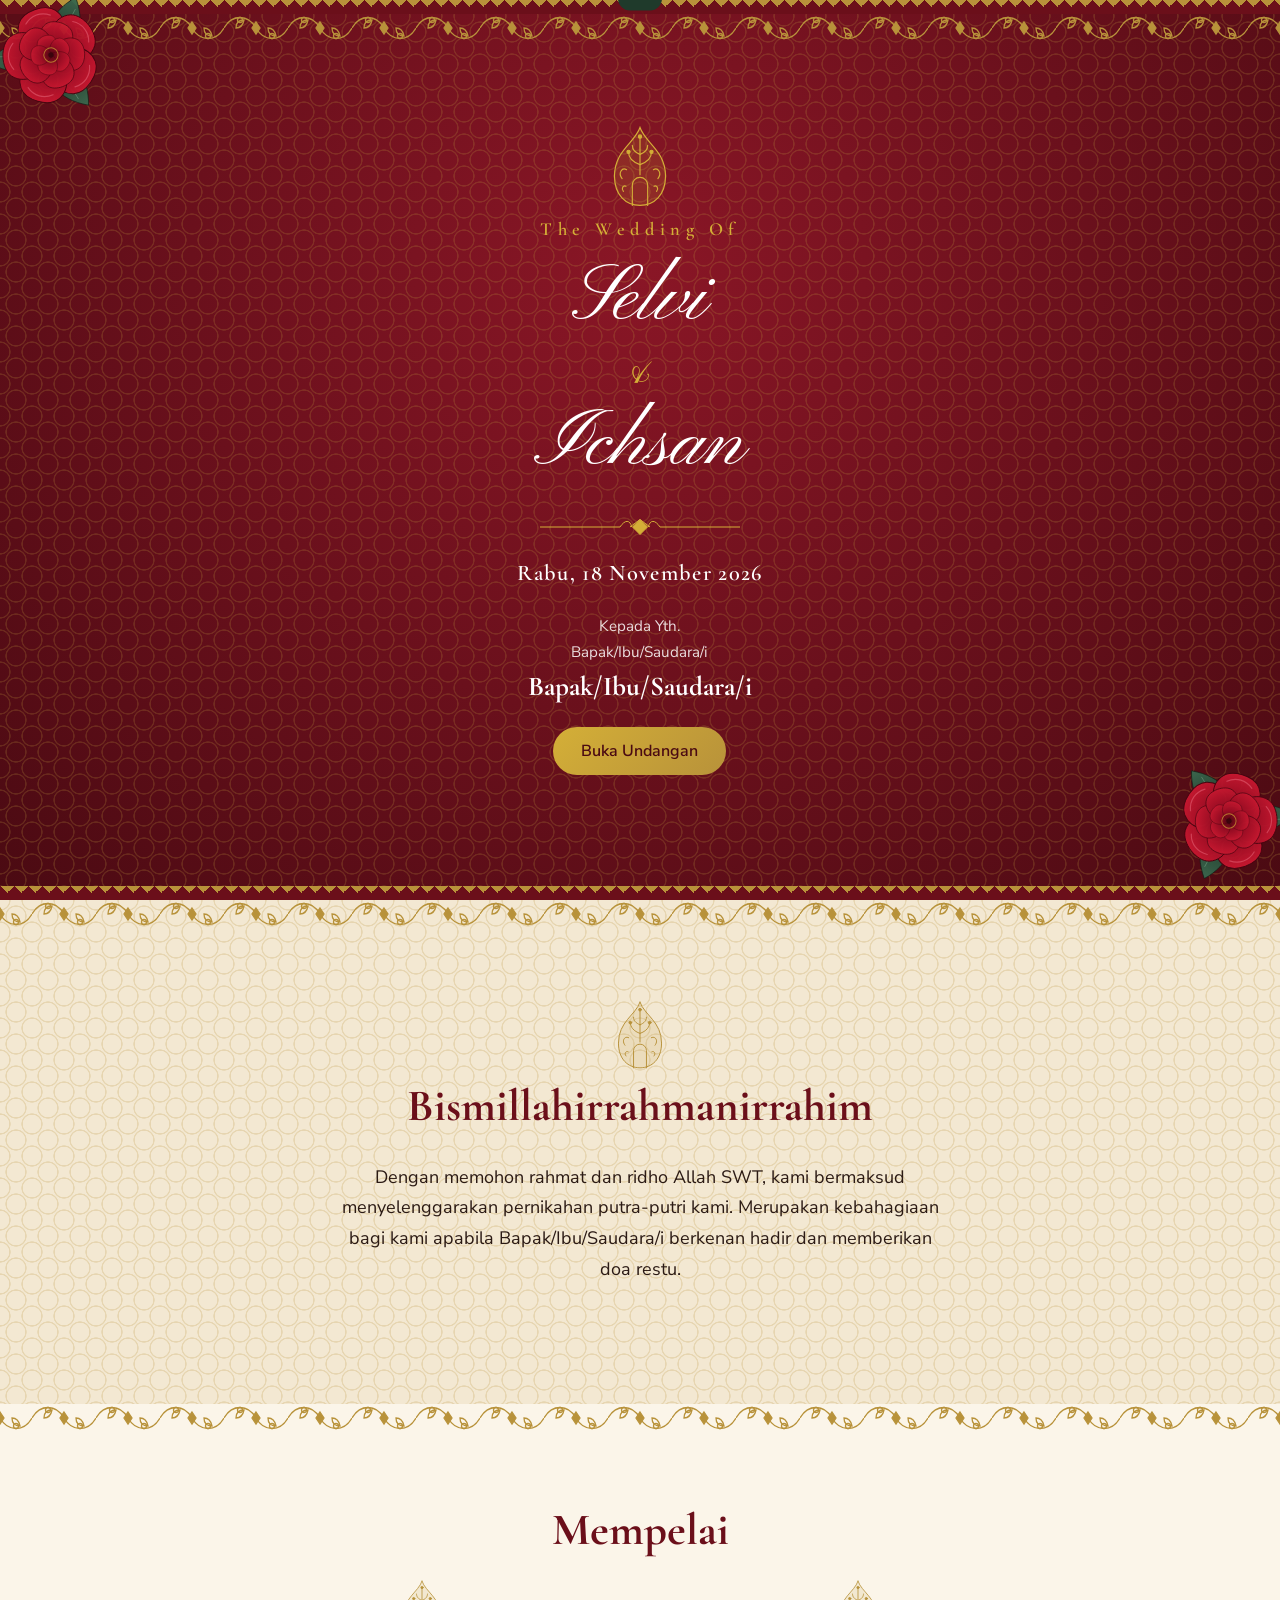
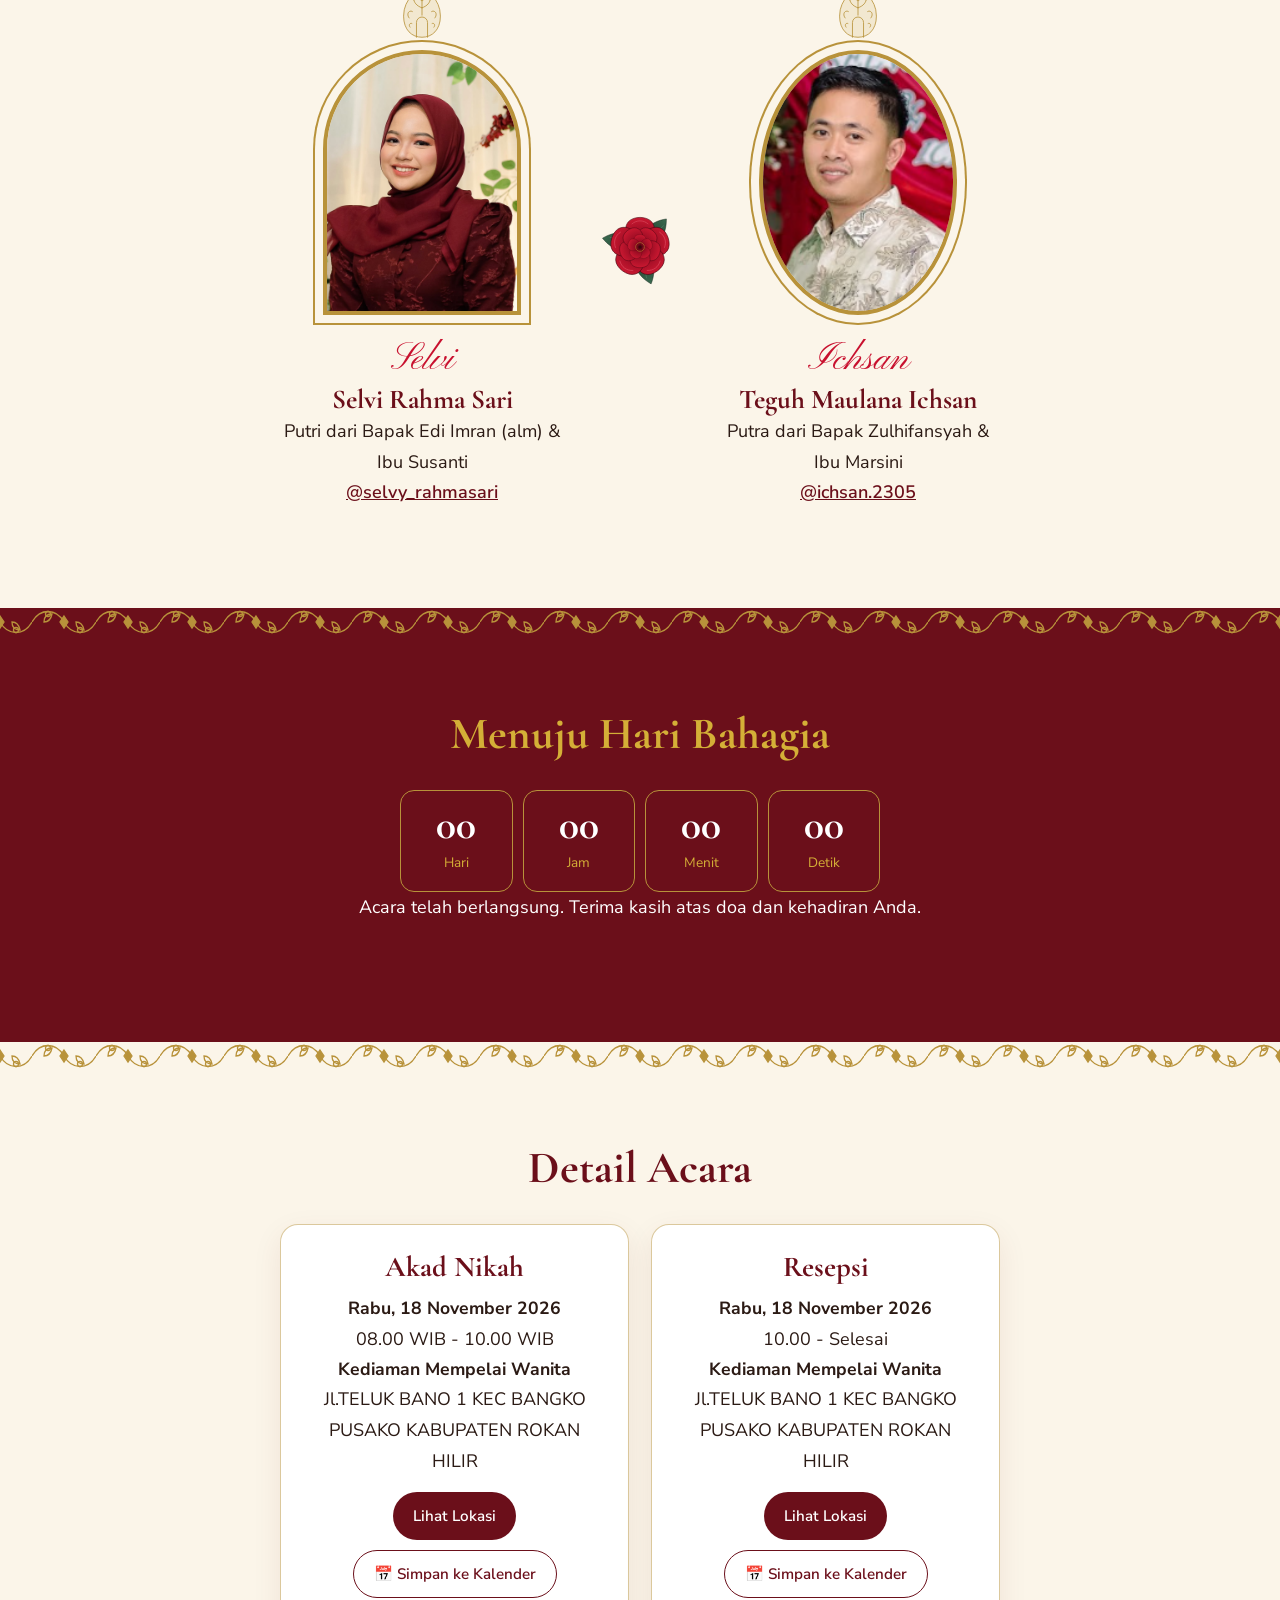
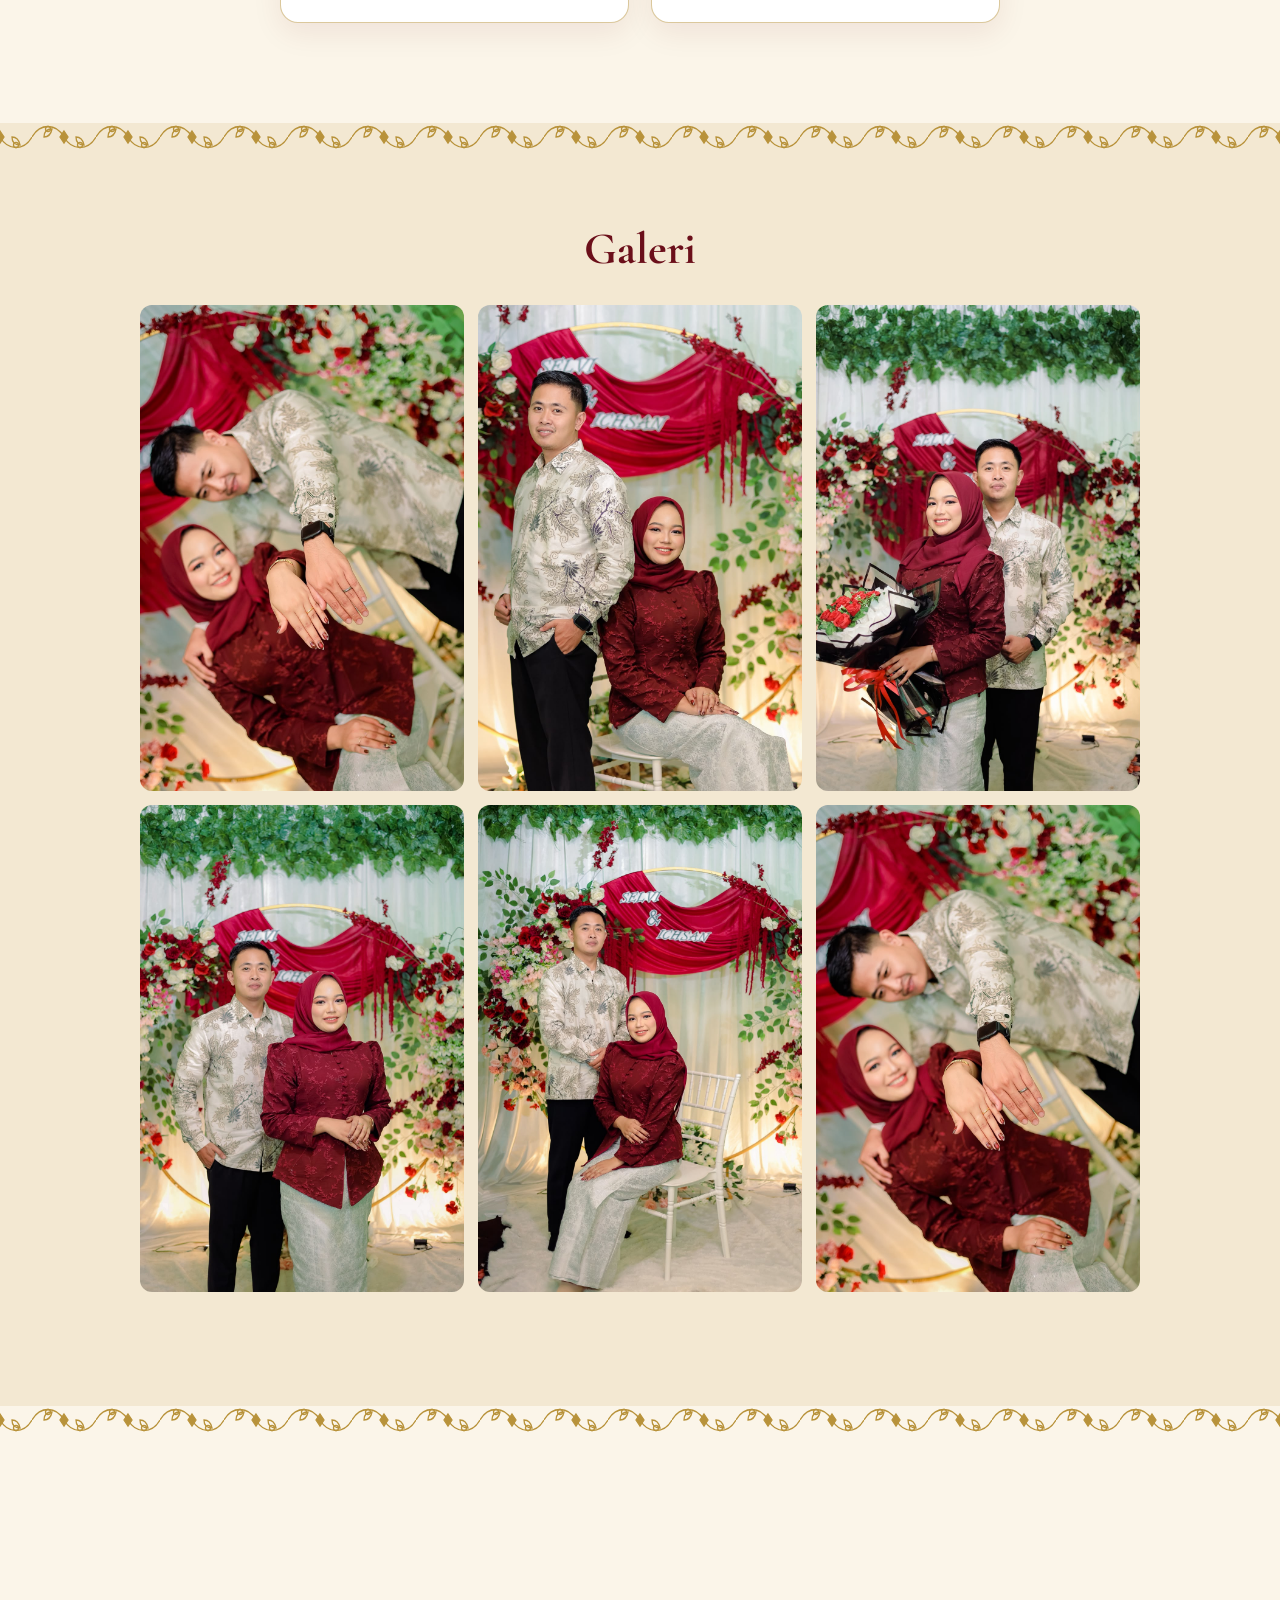
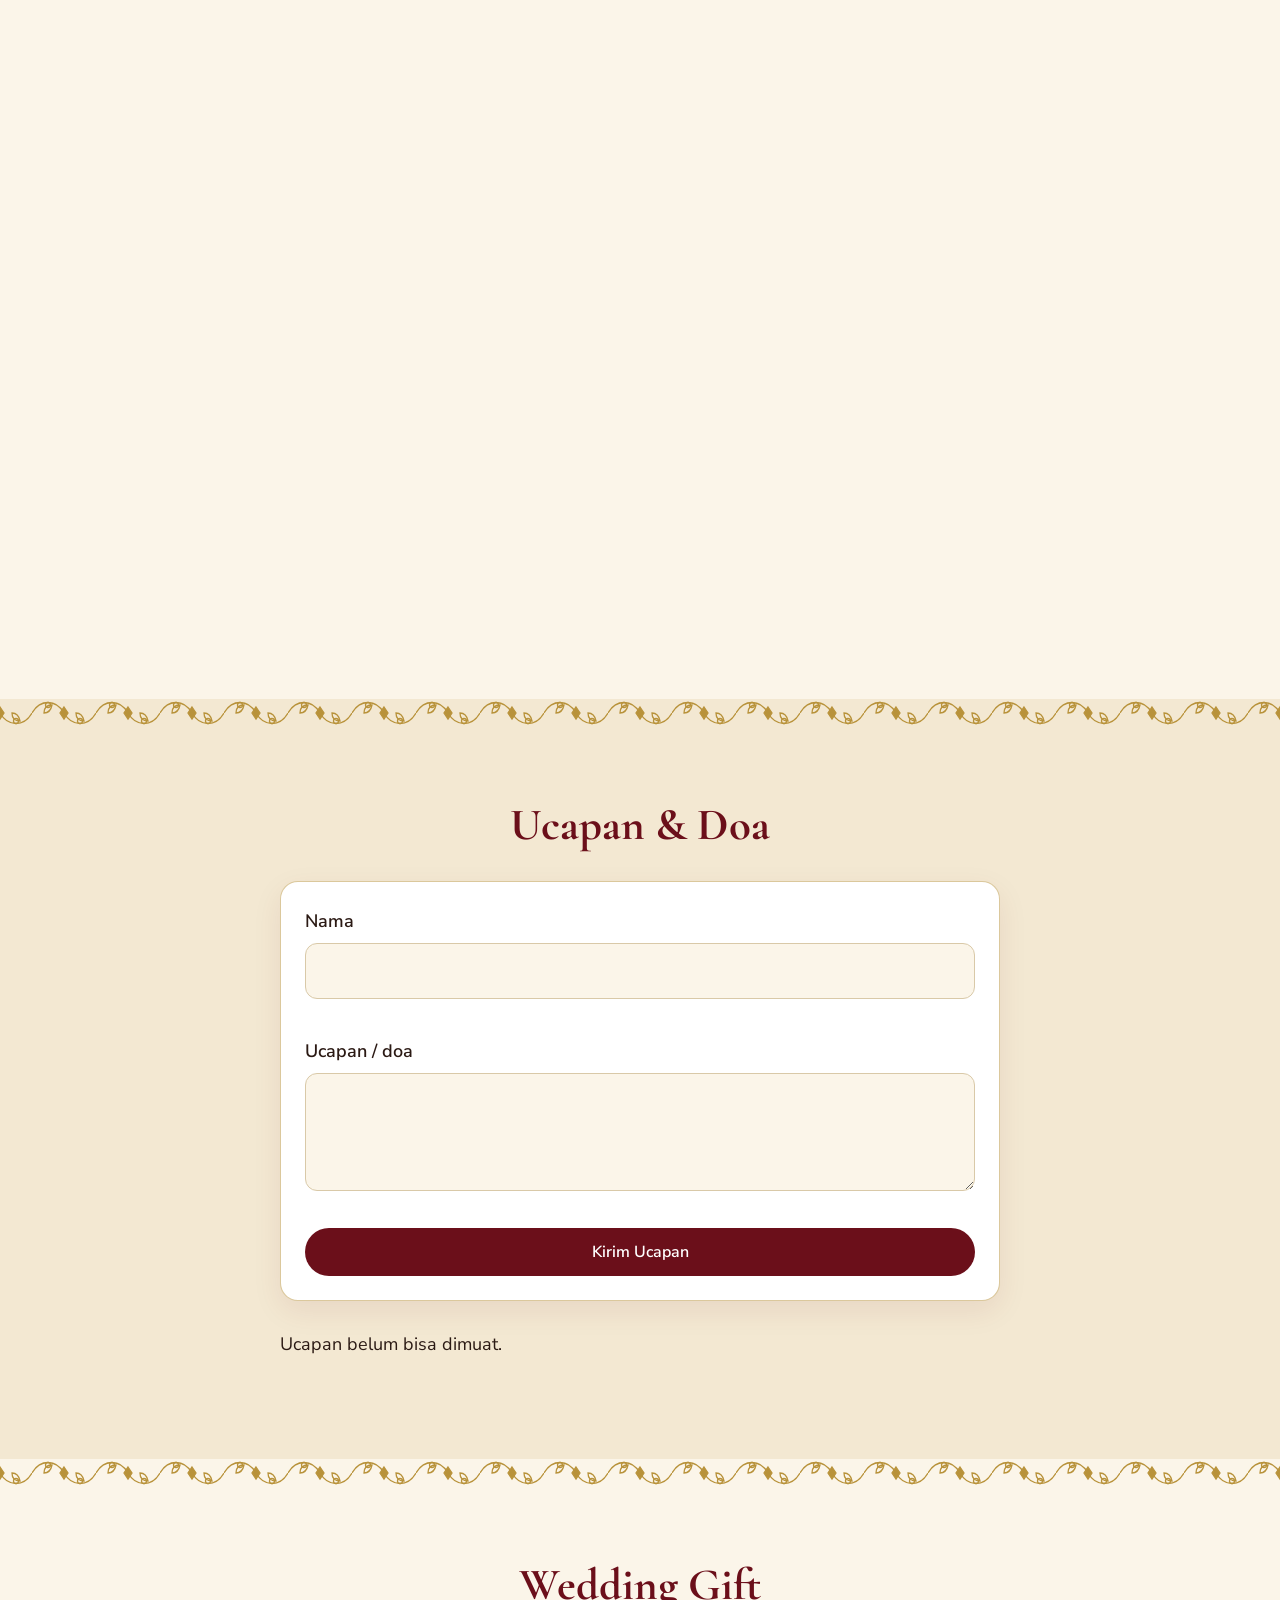
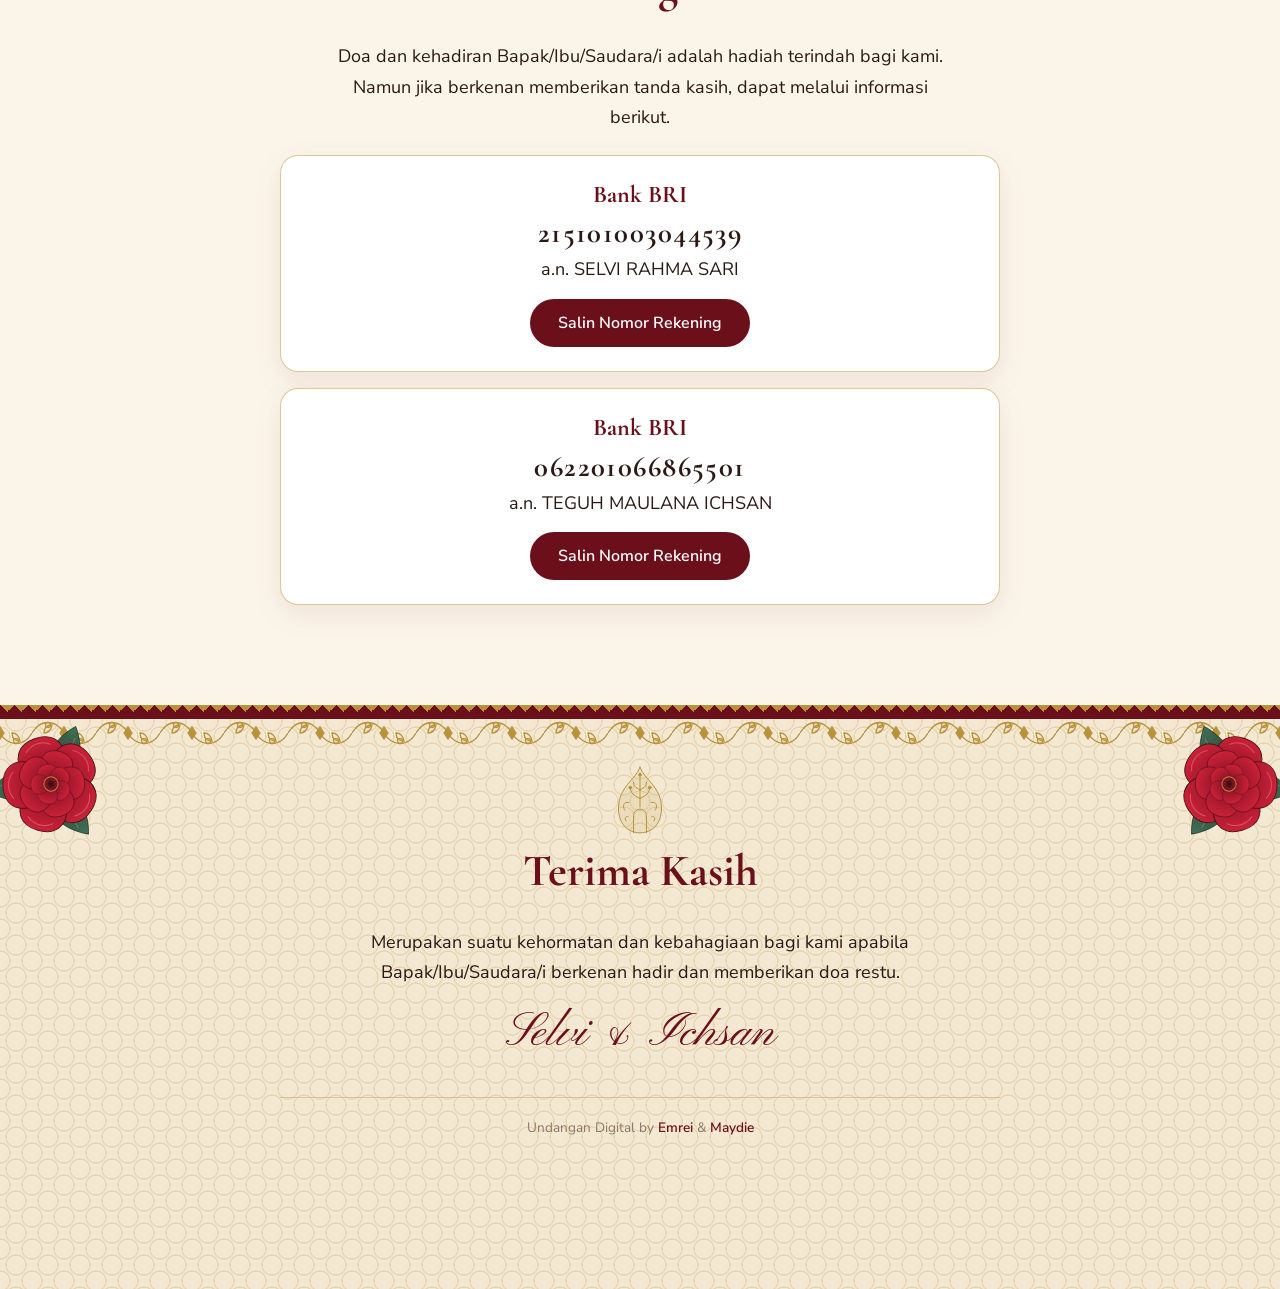
<file: index.html>
<!DOCTYPE html>
<html lang="id">
<head>
<meta charset="utf-8">
<meta name="viewport" content="width=device-width, initial-scale=1, viewport-fit=cover">
<title>The Wedding Of Selvi &amp; Ichsan</title>
<meta name="theme-color" content="#6b0f1a">
<link rel="preconnect" href="https://fonts.googleapis.com">
<link rel="preconnect" href="https://fonts.gstatic.com" crossorigin>
<link href="https://fonts.googleapis.com/css2?family=Cormorant+Garamond:wght@500;600;700&family=Nunito+Sans:wght@400;600&family=Pinyon+Script&display=swap" rel="stylesheet">
<link rel="stylesheet" href="style.css">
</head>
<body class="locked">

<!-- SVG SPRITE: bunga merah & pemisah ornamen (Banjar x Jawa) -->
<svg width="0" height="0" style="position:absolute" aria-hidden="true">
  <defs>
    <radialGradient id="gR" gradientUnits="userSpaceOnUse" cx="50" cy="50" r="40"><stop offset="0" stop-color="#4a0510"/><stop offset=".45" stop-color="#9c0d24"/><stop offset="1" stop-color="#d11a33"/></radialGradient>
    <linearGradient id="gL" x1="0" y1="0" x2="1" y2="0"><stop offset="0" stop-color="#3a6b50"/><stop offset="1" stop-color="#14291e"/></linearGradient>
    <path id="pt" d="M50 52C36 46 27 30 35 19C41 11 59 11 65 19C73 30 64 46 50 52Z"/>
    <path id="lf" d="M50 50C38 34 18 36 2 54C20 66 40 64 50 50Z"/>
    <g id="rg"><use href="#pt"/><use href="#pt" transform="rotate(72 50 50)"/><use href="#pt" transform="rotate(144 50 50)"/><use href="#pt" transform="rotate(216 50 50)"/><use href="#pt" transform="rotate(288 50 50)"/></g>
  </defs>
  <!-- Mawar merah: kelopak berlapis, gradasi, daun bertulang -->
  <symbol id="fl" viewBox="0 0 100 100">
    <g fill="url(#gL)" stroke="#0e2017" stroke-width=".5">
      <use href="#lf" transform="rotate(18 50 50)"/><use href="#lf" transform="rotate(138 50 50)"/><use href="#lf" transform="rotate(258 50 50)"/>
    </g>
    <g stroke="#7fb092" stroke-width=".6" opacity=".55" fill="none">
      <path d="M46 50H10" transform="rotate(18 50 50)"/><path d="M46 50H10" transform="rotate(138 50 50)"/><path d="M46 50H10" transform="rotate(258 50 50)"/>
    </g>
    <g fill="url(#gR)" stroke="#45040f" stroke-width=".7" stroke-linejoin="round">
      <use href="#rg"/>
      <use href="#rg" transform="translate(50 50) scale(.7) rotate(36) translate(-50 -50)"/>
      <use href="#rg" transform="translate(50 50) scale(.42) translate(-50 -50)"/>
    </g>
    <g fill="none" stroke="#ff8a9b" stroke-width=".9" stroke-linecap="round" opacity=".4">
      <path d="M40 21C46 16 54 16 60 21"/><path d="M40 21C46 16 54 16 60 21" transform="rotate(72 50 50)"/><path d="M40 21C46 16 54 16 60 21" transform="rotate(144 50 50)"/>
      <path d="M40 21C46 16 54 16 60 21" transform="rotate(216 50 50)"/><path d="M40 21C46 16 54 16 60 21" transform="rotate(288 50 50)"/>
    </g>
    <circle cx="50" cy="50" r="5.5" fill="none" stroke="#d4af37" stroke-width=".7" opacity=".7"/><circle cx="50" cy="50" r="2" fill="#3a040c"/>
  </symbol>
  <symbol id="dv" viewBox="0 0 240 24">
    <g fill="none" stroke="currentColor" stroke-width="1.2">
      <path d="M0 12h96M144 12h96"/><path d="M96 12c6-9 12-9 14 0M130 12c2-9 8-9 14 0"/>
      <path d="M120 3l9 9-9 9-9-9z" fill="currentColor"/><path d="M108 12l12-9 12 9"/>
    </g>
  </symbol>
  <!-- Gunungan Jawa (kayon): pohon hayat, gerbang, nyala api -->
  <symbol id="gn" viewBox="0 0 100 130">
    <g fill="none" stroke="currentColor" stroke-width="1.8" stroke-linecap="round">
      <path d="M50 4C58 28 90 40 90 80c0 30-18 46-40 46S10 110 10 80C10 40 42 28 50 4z" fill="currentColor" fill-opacity=".14"/>
      <path d="M38 126V94a12 12 0 0 1 24 0v32M50 18v60"/>
      <path d="M50 62c-12-4-18-12-18-20M50 62c12-4 18-12 18-20M50 46c-8-3-12-8-12-14M50 46c8-3 12-8 12-14"/>
      <path d="M22 84c-7-9 0-18 7-14M78 84c7-9 0-18-7-14M24 104c-4-5 0-10 4-8M76 104c4-5 0-10-4-8"/>
      <circle cx="32" cy="42" r="2.5" fill="currentColor"/><circle cx="68" cy="42" r="2.5" fill="currentColor"/><circle cx="50" cy="18" r="2.5" fill="currentColor"/>
    </g>
  </symbol>
</svg>

<!-- LOADING SCREEN -->
<div id="loader" class="loader" role="status" aria-label="Memuat">
  <svg class="fl pulse"><use href="#fl"/></svg>
  <p class="script"><span data-c="bride.initial"></span> &amp; <span data-c="groom.initial"></span></p>
  <div class="band"></div>
</div>

<!-- COVER -->
<section id="cover" class="cover" aria-label="Sampul undangan">
  <div class="band"></div>
  <svg class="cf tl"><use href="#fl"/></svg><svg class="cf br"><use href="#fl"/></svg>
  <div class="cover-in">
    <svg class="gn"><use href="#gn"/></svg>
    <p class="kicker">The Wedding Of</p>
    <h1 class="script"><span data-c="bride.nick"></span><em>&amp;</em><span data-c="groom.nick"></span></h1>
    <svg class="dv"><use href="#dv"/></svg>
    <p class="date" data-c="dateText"></p>
    <p class="to">Kepada Yth.<br>Bapak/Ibu/Saudara/i</p>
    <p id="guest" class="guest">Bapak/Ibu/Saudara/i</p>
    <button id="openBtn" class="btn gold">Buka Undangan</button>
  </div>
  <div class="band bottom"></div>
</section>

<main id="main">
<!-- HERO / HOME -->
<section id="home" class="hero">
  <img data-img="hero" alt="Foto prewedding mempelai" fetchpriority="high">
  <div class="hero-in rv">
    <svg class="cf tl"><use href="#fl"/></svg><svg class="cf tr"><use href="#fl"/></svg>
    <svg class="gn"><use href="#gn"/></svg>
    <p class="kicker">The Wedding Of</p>
    <h2 class="script"><span data-c="bride.nick"></span><em>&amp;</em><span data-c="groom.nick"></span></h2>
    <svg class="dv"><use href="#dv"/></svg>
    <p class="date" data-c="dateText"></p>
  </div>
</section>

<!-- KATA PEMBUKA -->
<section class="sec cream" id="opening">
  <div class="wrap rv">
    <svg class="gn"><use href="#gn"/></svg>
    <h2 class="title">Bismillahirrahmanirrahim</h2>
    <p class="lead" data-c="opening"></p>
  </div>
</section>

<!-- MEMPELAI -->
<section class="sec" id="mempelai">
  <div class="wrap">
    <h2 class="title rv">Mempelai</h2>
    <div class="couple">
      <article class="person rv banjar" id="bride"></article>
      <svg class="amp"><use href="#fl"/></svg>
      <article class="person rv jawa" id="groom"></article>
    </div>
  </div>
</section>

<!-- COUNTDOWN -->
<section class="sec dark" id="countdown">
  <div class="wrap rv">
    <h2 class="title">Menuju Hari Bahagia</h2>
    <div class="cd" id="cd" aria-live="off">
      <div><b id="cd-d">00</b><span>Hari</span></div><div><b id="cd-h">00</b><span>Jam</span></div>
      <div><b id="cd-m">00</b><span>Menit</span></div><div><b id="cd-s">00</b><span>Detik</span></div>
    </div>
    <p id="cd-msg" class="lead" hidden></p>
  </div>
</section>

<!-- ACARA -->
<section class="sec" id="acara">
  <div class="wrap">
    <h2 class="title rv">Detail Acara</h2>
    <div class="events" id="events"></div>
  </div>
</section>

<!-- LOVE STORY
<section class="sec" id="story">
  <div class="wrap">
    <h2 class="title rv">Kisah Kami</h2>
    <ol class="tl-list" id="timeline"></ol>
  </div>
</section> -->

<!-- GALERI -->
<section class="sec cream" id="galeri">
  <div class="wrap wide">
    <h2 class="title rv">Galeri</h2>
    <div class="gallery" id="gallery"></div>
  </div>
</section>

<!-- RSVP -->
<section class="sec" id="rsvp">
  <div class="wrap">
    <h2 class="title rv">Konfirmasi Kehadiran</h2>
    <form id="rsvpForm" class="card form rv" novalidate>
      <label>Nama<input name="name" autocomplete="name" required><small class="err"></small></label>
      <fieldset><legend>Status kehadiran</legend>
        <label class="radio"><input type="radio" name="status" value="Hadir" required> Hadir</label>
        <label class="radio"><input type="radio" name="status" value="Tidak Hadir"> Tidak Hadir</label><small class="err"></small>
      </fieldset>
      <label>Jumlah tamu<input name="count" type="number" min="1" max="10" value="1" inputmode="numeric"><small class="err"></small></label>
      <label>Pesan tambahan (opsional)<textarea name="note" rows="3" maxlength="300"></textarea></label>
      <button class="btn" id="rsvpBtn" type="submit">Kirim Konfirmasi</button>
    </form>
  </div>
</section>

<!-- UCAPAN & DOA -->
<section class="sec cream" id="ucapan">
  <div class="wrap">
    <h2 class="title rv">Ucapan &amp; Doa</h2>
    <form id="wishForm" class="card form rv" novalidate>
      <label>Nama<input name="name" autocomplete="name" maxlength="50" required><small class="err"></small></label>
      <label>Ucapan / doa<textarea name="msg" rows="3" maxlength="300" required></textarea><small class="err"></small></label>
      <button class="btn" type="submit">Kirim Ucapan</button>
    </form>
    <div class="wishes" id="wishes"></div>
  </div>
</section>

<!-- WEDDING GIFT -->
<section class="sec" id="gift">
  <div class="wrap rv">
    <h2 class="title">Wedding Gift</h2>
    <p class="lead">Doa dan kehadiran Bapak/Ibu/Saudara/i adalah hadiah terindah bagi kami. Namun jika berkenan memberikan tanda kasih, dapat melalui informasi berikut.</p>
    <div id="giftBox" class="giftbox"></div>
  </div>
</section>

<!-- FOOTER -->
<footer class="foot">
  <div class="band"></div>
  <svg class="cf tl"><use href="#fl"/></svg><svg class="cf tr"><use href="#fl"/></svg>
  <div class="wrap rv">
    <svg class="gn"><use href="#gn"/></svg>
    <h2 class="title">Terima Kasih</h2>
    <p class="lead">Merupakan suatu kehormatan dan kebahagiaan bagi kami apabila Bapak/Ibu/Saudara/i berkenan hadir dan memberikan doa restu.</p>
    <p class="script big"><span data-c="bride.nick"></span> &amp; <span data-c="groom.nick"></span></p>
    <p class="credit">Undangan Digital by
    <a href="https://www.instagram.com/emrei.id/" target="_blank" rel="noopener">Emrei</a> &amp;
    <a href="https://www.instagram.com/username_maydie/" target="_blank" rel="noopener">Maydie</a></p>
  </div>
</footer>
</main>

<!-- KONTROL MENGAMBANG -->
<nav class="nav" id="nav" aria-label="Navigasi utama">
  <a href="#home" class="on">Home</a><a href="#mempelai">Mempelai</a><a href="#acara">Acara</a><a href="#galeri">Galeri</a><a href="#rsvp">RSVP</a>
</nav>
<button id="musicBtn" class="fab music" aria-label="Putar atau jeda musik" hidden>
  <svg viewBox="0 0 24 24" width="22" height="22" fill="currentColor"><path d="M12 3v10.6A4 4 0 1 0 14 17V7h4V3z"/></svg>
</button>
<button id="topBtn" class="fab top" aria-label="Kembali ke atas" hidden>
  <svg viewBox="0 0 24 24" width="22" height="22" fill="none" stroke="currentColor" stroke-width="2.5"><path d="M5 15l7-7 7 7"/></svg>
</button>
<audio id="bgm" loop preload="none"></audio>

<!-- LIGHTBOX -->
<div id="lb" class="lb" role="dialog" aria-modal="true" aria-label="Galeri foto" hidden>
  <button class="lb-b x" aria-label="Tutup">&times;</button>
  <button class="lb-b p" aria-label="Foto sebelumnya">&#8249;</button>
  <img id="lbImg" alt="">
  <button class="lb-b n" aria-label="Foto berikutnya">&#8250;</button>
</div>
<div id="toast" class="toast" role="status" aria-live="polite"></div>
<script src="script.js"></script>
</body>
</html>
</file>
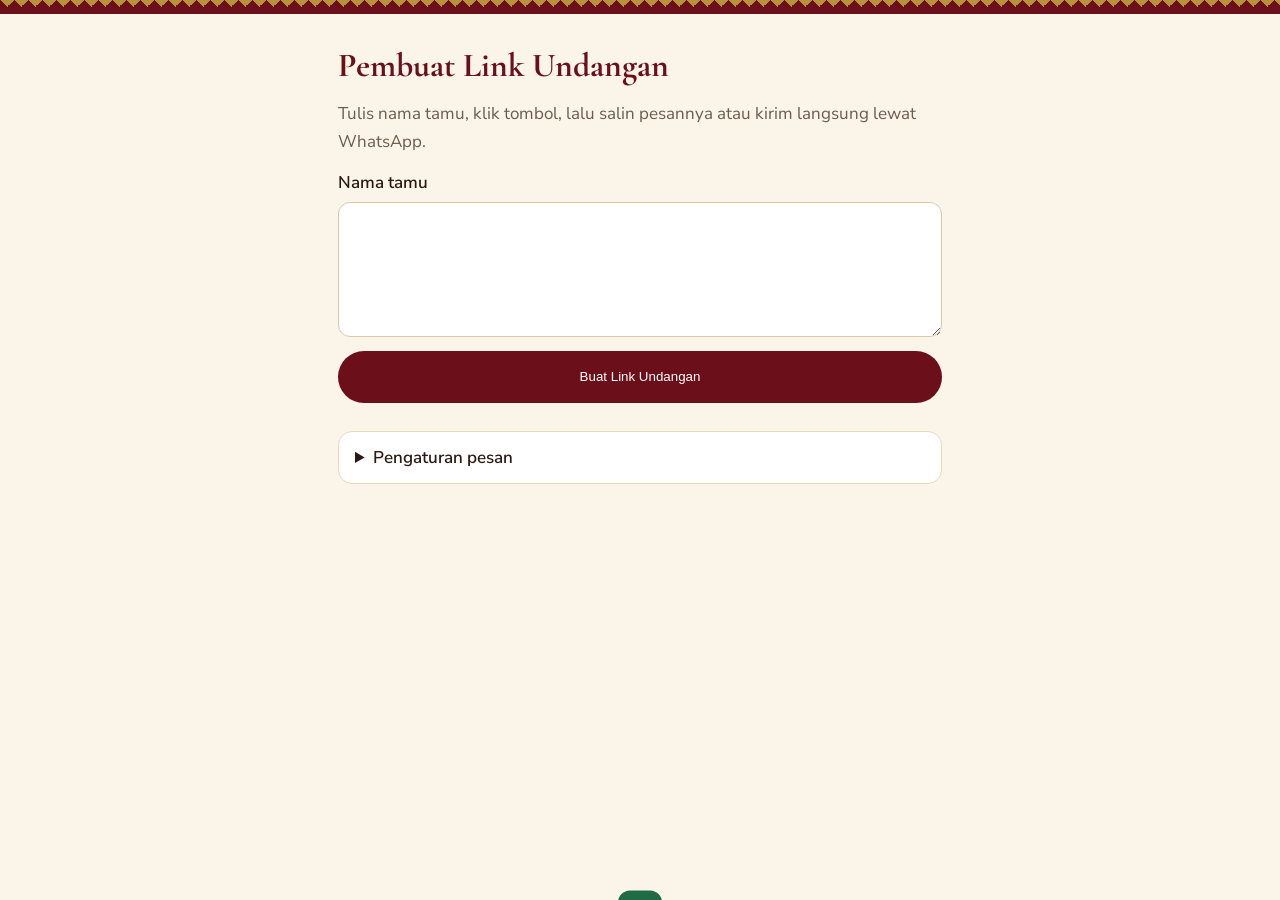
<file: kirim.html>
<!DOCTYPE html>
<html lang="id">
<head>
<meta charset="utf-8">
<meta name="viewport" content="width=device-width, initial-scale=1">
<meta name="robots" content="noindex,nofollow">
<title>Pembuat Link Undangan</title>
<link href="https://fonts.googleapis.com/css2?family=Cormorant+Garamond:wght@600;700&family=Nunito+Sans:wght@400;600&display=swap" rel="stylesheet">
<style>
:root{--m:#6b0f1a;--red:#c8102e;--ivory:#fbf5e9;--gold:#b8923a;--ink:#2b1a14;--leaf:#1f6b46}
*{box-sizing:border-box;margin:0}
body{font:17px/1.6 "Nunito Sans",system-ui,sans-serif;color:var(--ink);background:var(--ivory)}
.band{height:14px;background:linear-gradient(135deg,var(--gold) 25%,transparent 25%) -7px 0/14px 14px,linear-gradient(225deg,var(--gold) 25%,transparent 25%) -7px 0/14px 14px,var(--m)}
main{max-width:640px;margin:auto;padding:32px 18px 80px;display:grid;gap:14px}
h1{font:700 2.1rem/1.2 "Cormorant Garamond",serif;color:var(--m)}
.sub{color:#6d5b4d}
label{display:grid;gap:6px;font-weight:600}label small{font-weight:400;color:#8a7a68}
textarea,input{font:inherit;width:100%;padding:12px 14px;border:1.5px solid #d9c9a8;border-radius:12px;background:#fff;color:var(--ink)}
textarea{resize:vertical}
:focus-visible{outline:3px solid var(--gold);outline-offset:2px}
.btn{font:600 1rem inherit;min-height:46px;padding:10px 22px;border:0;border-radius:99px;background:var(--m);color:#fff;cursor:pointer;text-decoration:none;display:inline-flex;align-items:center;justify-content:center}
.btn:hover{background:var(--red)}.btn.ghost{background:none;color:var(--m);border:1.5px solid var(--m)}.btn.ghost:hover{background:var(--m);color:#fff}
.btn.wa{background:var(--leaf)}.btn.wa:hover{background:#17553a}
#go{min-height:52px}
#out{display:grid;gap:14px}
.card{background:#fff;border:1px solid rgba(184,146,58,.55);border-radius:16px;padding:18px;display:grid;gap:12px;box-shadow:0 8px 24px rgba(107,15,26,.07)}
.card h2{font:700 1.35rem "Cormorant Garamond",serif;color:var(--m)}
.link{font-size:.9rem;word-break:break-all;color:#6d5b4d}
pre{white-space:pre-wrap;font:inherit;font-size:.95rem;background:var(--ivory);border-radius:12px;padding:14px;max-height:220px;overflow:auto}
.acts{display:flex;flex-wrap:wrap;gap:8px}.acts .btn{flex:1 1 140px}
details{background:#fff;border:1px solid #e6d9bd;border-radius:14px;padding:12px 16px}
details[open]{display:grid;gap:12px}summary{cursor:pointer;font-weight:600}
#toast{position:fixed;left:50%;bottom:24px;translate:-50% 160%;background:var(--leaf);color:#fff;padding:12px 22px;border-radius:99px;font-weight:600;transition:translate .35s}
#toast.show{translate:-50% 0}
</style>
</head>
<body>
<div class="band"></div>
<main>
  <h1>Pembuat Link Undangan</h1>
  <p class="sub">Tulis nama tamu, klik tombol, lalu salin pesannya atau kirim langsung lewat WhatsApp.</p>
  <label for="names">Nama tamu
    <textarea id="names" rows="4"></textarea>
  </label>
  <button class="btn" id="go" type="button">Buat Link Undangan</button>
  <div id="out" aria-live="polite"></div>
  <details>
    <summary>Pengaturan pesan</summary>
    <!-- <label for="base">Alamat undangan <small>(terisi otomatis, ubah hanya jika perlu)</small><input id="base"></label> -->
    <label for="tpl">Isi pesan <small>Kode yang bisa dipakai: {nama} {link} {pasangan} {tanggal}</small><textarea id="tpl" rows="14"></textarea></label>
    <button class="btn ghost" id="reset" type="button">Kembalikan pesan awal</button>
  </details>
</main>
<div id="toast" role="status"></div>
<script>
/* ===== UBAH DI SINI: nama pasangan, tanggal, dan isi pesan awal ===== */
const COUPLE = "Selvi & Ichsan";
const DATE_TEXT = "Rabu, 18 November 2026";
const BASE_URL = "https://selvidanteguh.vercel.app/";
const DEFAULT_TPL = `Assalamu'alaikum Warahmatullahi Wabarakatuh

Kepada Yth.
{nama}

Dengan memohon rahmat dan ridho Allah SWT, kami bermaksud mengundang Bapak/Ibu/Saudara/i untuk menghadiri acara pernikahan kami:

{pasangan}
{tanggal}

Informasi lengkap acara dapat dilihat melalui link undangan berikut:
{link}

Merupakan suatu kehormatan dan kebahagiaan bagi kami apabila Bapak/Ibu/Saudara/i berkenan hadir dan memberikan doa restu.

Wassalamu'alaikum Warahmatullahi Wabarakatuh
{pasangan}`;

/* ===== LOGIKA ===== */
const $ = s => document.querySelector(s);
const store = { get: k => { try { return localStorage.getItem(k); } catch { return null; } }, set: (k, v) => { try { localStorage.setItem(k, v); } catch {} } };
$("#tpl").value = store.get("tpl") || DEFAULT_TPL;
$("#tpl").oninput = e => store.set("tpl", e.target.value);
$("#reset").onclick = () => { $("#tpl").value = DEFAULT_TPL; store.set("tpl", DEFAULT_TPL); toast("Pesan dikembalikan"); };

function toast(t) { const e = $("#toast"); e.textContent = t; e.classList.add("show"); clearTimeout(toast.t); toast.t = setTimeout(() => e.classList.remove("show"), 2000); }
async function copy(t) {
  try { await navigator.clipboard.writeText(t); }
  catch { const a = document.createElement("textarea"); a.value = t; document.body.append(a); a.select(); document.execCommand("copy"); a.remove(); }
  toast("Berhasil disalin");
}
function el(tag, props = {}, ...kids) { const e = Object.assign(document.createElement(tag), props); kids.forEach(k => e.append(k)); return e; }

function makeLink(name) {
  return `${BASE_URL}?to=${encodeURIComponent(name).replace(/%20/g, "+")}`;
}
function makeMessage(name, link) {
  return $("#tpl").value.replaceAll("{nama}", name).replaceAll("{link}", link).replaceAll("{pasangan}", COUPLE).replaceAll("{tanggal}", DATE_TEXT);
}
$("#go").onclick = () => {
  const names = [...new Set($("#names").value.split("\n").map(n => n.trim()).filter(Boolean))];
  if (!names.length) { toast("Tulis minimal satu nama"); $("#names").focus(); return; }
  const out = $("#out"); out.replaceChildren();
  names.forEach(name => {
    const link = makeLink(name), msg = makeMessage(name, link);
    const btn = (t, cls, fn) => el("button", { className: "btn " + cls, type: "button", textContent: t, onclick: fn });
    out.append(el("article", { className: "card" },
      el("h2", { textContent: name }),
      el("p", { className: "link", textContent: link }),
      el("pre", { textContent: msg }),
      el("div", { className: "acts" },
        btn("Salin Pesan", "", () => copy(msg)),
        btn("Salin Link", "ghost", () => copy(link)),
        el("a", { className: "btn wa", target: "_blank", rel: "noopener", textContent: "Kirim lewat WhatsApp", href: "https://wa.me/?text=" + encodeURIComponent(msg) }))));
  });
  out.firstChild.scrollIntoView({ behavior: "smooth", block: "start" });

};
</script>
</body>
</html>
</file>
<file: style.css>
/* ===== TOKENS ===== */
:root {
  --m: #6b0f1a;
  --m2: #4a0a12;
  --red: #c8102e;
  --ivory: #fbf5e9;
  --cream: #f3e8d2;
  --gold: #b8923a;
  --gold2: #d4af37;
  --ink: #2b1a14;
  --leaf: #1f3a2b;
  --serif: "Cormorant Garamond", Georgia, serif;
  --sans: "Nunito Sans", system-ui, sans-serif;
  --script: "Pinyon Script", "Brush Script MT", cursive;
}
* {
  box-sizing: border-box;
  margin: 0;
}
html {
  scroll-behavior: smooth;
  -webkit-text-size-adjust: 100%;
}
body {
  font: 17px/1.7 var(--sans);
  color: var(--ink);
  background: var(--ivory);
  overflow-x: hidden;
}
body.locked {
  overflow: hidden;
  height: 100vh;
}
img {
  display: block;
  max-width: 100%;
  background: var(--cream);
}
:focus-visible {
  outline: 3px solid var(--gold2);
  outline-offset: 3px;
}
.script {
  font-family: var(--script);
  font-weight: 400;
  line-height: 1.1;
}
.script em {
  display: block;
  font-size: 0.55em;
  color: var(--gold2);
  font-style: normal;
  margin: 0.1em 0;
}

/* ===== ORNAMEN (Banjar zigzag band, Jawa kawung, bunga) ===== */
.band {
  height: 14px;
  background:
    linear-gradient(135deg, var(--gold) 25%, transparent 25%) -7px 0/14px 14px,
    linear-gradient(225deg, var(--gold) 25%, transparent 25%) -7px 0/14px 14px,
    var(--m);
}
.fl,
.cf,
.amp {
  width: 80px;
  height: 80px;
}
.dv {
  width: 200px;
  height: 20px;
  color: var(--gold);
  margin: 12px auto;
}
.cf {
  position: absolute;
  width: clamp(70px, 22vw, 130px);
  height: clamp(70px, 22vw, 130px);
  opacity: 0.95;
  pointer-events: none;
  animation: sway 7s ease-in-out infinite;
}
.tl {
  top: -10px;
  left: -14px;
  transform: rotate(-20deg);
}
.tr {
  top: -10px;
  right: -14px;
  transform: scaleX(-1) rotate(-20deg);
}
.br {
  bottom: 14px;
  right: -14px;
  transform: rotate(160deg);
}
@keyframes sway {
  50% {
    translate: 0 6px;
    rotate: 4deg;
  }
}
.pulse {
  animation: pulse 1.4s ease-in-out infinite;
}
@keyframes pulse {
  50% {
    scale: 1.15;
  }
}
.kawung {
  background-image: radial-gradient(circle, transparent 40%, rgba(184, 146, 58, 0.22) 42% 46%, transparent 48%), radial-gradient(circle, transparent 40%, rgba(184, 146, 58, 0.22) 42% 46%, transparent 48%);
  background-size: 32px 32px;
  background-position:
    0 0,
    16px 16px;
}

/* Ukiran Banjar: sulur gelombang, daun, dan permata (tile berulang) */
:root {
  --ukir: url("data:image/svg+xml,%3Csvg xmlns='http://www.w3.org/2000/svg' width='64' height='28' viewBox='0 0 64 28' fill='none' stroke='%23b8923a' stroke-width='1.3'%3E%3Cpath d='M0 14C8 0 24 0 32 14S56 28 64 14'/%3E%3Ccircle cx='16' cy='6' r='2.5'/%3E%3Ccircle cx='48' cy='22' r='2.5'/%3E%3Cpath d='M12 14c0-6 4-8 8-8-1 5-4 8-8 8zM44 14c0 6 4 8 8 8-1-5-4-8-8-8z'/%3E%3Cpath d='M32 8l4 6-4 6-4-6z' fill='%23b8923a'/%3E%3C/svg%3E");
}
.sec::after,
.foot::after,
.cover .band:not(.bottom)::after,
.foot .band::after {
  content: "";
  position: absolute;
  left: 0;
  right: 0;
  top: 0;
  height: 28px;
  background: var(--ukir) repeat-x center/auto 28px;
  pointer-events: none;
}
.cover .band:not(.bottom)::after,
.foot .band::after {
  top: 100%;
}
.foot::after {
  display: none;
}
.gn {
  width: 54px;
  height: 70px;
  color: var(--gold);
  display: block;
  margin: 0 auto 10px;
}
.cover .gn,
.hero .gn {
  color: var(--gold2);
  width: 64px;
  height: 83px;
}

/* ===== LOADER & COVER ===== */
.loader {
  position: fixed;
  inset: 0;
  z-index: 100;
  display: grid;
  place-content: center;
  justify-items: center;
  gap: 12px;
  background: var(--ivory);
  color: var(--m);
  font-size: 2.6rem;
  transition: opacity 0.6s;
}
.loader .band {
  position: absolute;
  bottom: 0;
  left: 0;
  right: 0;
}
.loader.off {
  opacity: 0;
  pointer-events: none;
}
.cover {
  position: fixed;
  inset: 0;
  z-index: 50;
  display: grid;
  place-items: center;
  text-align: center;
  color: #fff;
  background: radial-gradient(circle at 50% 30%, #8a1626, var(--m2));
  overflow: hidden;
  transition: transform 1s cubic-bezier(0.7, 0, 0.2, 1);
}
.cover::before {
  content: "";
  position: absolute;
  inset: 0;
  background-image: radial-gradient(circle, transparent 40%, rgba(184, 146, 58, 0.22) 42% 46%, transparent 48%), radial-gradient(circle, transparent 40%, rgba(184, 146, 58, 0.22) 42% 46%, transparent 48%);
  background-size: 32px 32px;
  background-position:
    0 0,
    16px 16px;
}
.cover .band {
  position: absolute;
  top: 0;
  left: 0;
  right: 0;
}
.cover .band.bottom {
  top: auto;
  bottom: 0;
}
.cover.open {
  transform: translateY(-100%);
}
.cover-in {
  position: relative;
  padding: 24px;
  max-width: 480px;
}
.kicker {
  font: 600 1.15rem var(--serif);
  letter-spacing: 0.3em;
  color: var(--gold2);
}
.cover h1 {
  font-size: clamp(3rem, 15vw, 5rem);
  margin: 0.2em 0;
}
.date {
  font: 600 1.4rem var(--serif);
  letter-spacing: 0.06em;
}
.to {
  margin-top: 28px;
  font-size: 0.95rem;
  opacity: 0.85;
}
.guest {
  font: 700 1.7rem var(--serif);
  margin: 4px 0 24px;
  overflow-wrap: anywhere;
}
.cover .dv,
.hero .dv {
  color: var(--gold2);
}

/* ===== TOMBOL ===== */
.btn {
  font: 600 1rem var(--sans);
  min-height: 48px;
  padding: 12px 28px;
  border: 0;
  border-radius: 99px;
  background: var(--m);
  color: #fff;
  cursor: pointer;
  transition:
    transform 0.2s,
    background 0.2s;
}
.btn:hover {
  background: var(--red);
  transform: translateY(-2px);
}
.btn:disabled {
  opacity: 0.6;
  cursor: wait;
}
.btn.gold {
  background: linear-gradient(135deg, var(--gold2), var(--gold));
  color: var(--m2);
}
.btn.ghost {
  background: none;
  color: var(--m);
  border: 1.5px solid var(--m);
}
.btn.ghost:hover {
  background: var(--m);
  color: #fff;
}
a.btn {
  display: inline-flex;
  align-items: center;
  text-decoration: none;
}

/* ===== LAYOUT SECTION ===== */
.sec {
  position: relative;
  padding: 72px 20px 80px;
  text-align: center;
}
.sec.cream {
  background: var(--cream);
}
.sec.dark {
  background: var(--m);
  color: #fff;
}
.dark .title {
  color: var(--gold2);
}
.wrap {
  max-width: 720px;
  margin: auto;
  position: relative;
}
.wrap.wide {
  max-width: 1000px;
}
.title {
  font: 700 clamp(2rem, 7vw, 2.8rem)/1.2 var(--serif);
  color: var(--m);
  margin-bottom: 28px;
}
.lead {
  max-width: 56ch;
  margin: 0 auto 20px;
}
.card {
  background: #fff;
  border: 1px solid rgba(184, 146, 58, 0.5);
  border-radius: 18px;
  padding: 24px;
  box-shadow: 0 10px 30px rgba(107, 15, 26, 0.08);
}
.hero {
  position: relative;
  min-height: 100svh;
  display: grid;
  place-items: end center;
  color: #fff;
  overflow: hidden;
}
.hero > img {
  position: absolute;
  inset: 0;
  width: 100%;
  height: 100%;
  object-fit: cover;
  background: var(--m);
}
.hero::after {
  content: "";
  position: absolute;
  inset: 0;
  background: linear-gradient(transparent 30%, rgba(74, 10, 18, 0.92));
}
.hero-in .kicker,
.hero-in h2,
.hero-in .date {
  text-shadow:
    0 2px 12px rgba(30, 4, 8, 0.85),
    0 0 3px rgba(30, 4, 8, 0.6);
}
.hero .kicker {
  color: #f3dc9a;
  font-weight: 700;
  font-size: 1.25rem;
  text-shadow:
    0 0 6px rgba(30, 4, 8, 0.9),
    0 0 14px rgba(30, 4, 8, 0.8),
    0 2px 3px rgba(30, 4, 8, 0.9);
}
.hero-in {
  position: relative;
  z-index: 1;
  padding: 0 20px 120px;
  text-align: center;
}
.hero-in .cf {
  top: -60vh;
}
.hero h2 {
  font-size: clamp(3.2rem, 16vw, 6rem);
}
#opening::before,
.foot::before {
  content: "";
  position: absolute;
  inset: 0;
  background-image: radial-gradient(circle, transparent 40%, rgba(184, 146, 58, 0.22) 42% 46%, transparent 48%), radial-gradient(circle, transparent 40%, rgba(184, 146, 58, 0.22) 42% 46%, transparent 48%);
  background-size: 32px 32px;
  background-position:
    0 0,
    16px 16px;
}

/* ===== MEMPELAI ===== */
.couple {
  display: grid;
  gap: 36px;
  align-items: center;
}
.amp {
  margin: auto;
}
.person {
  position: relative;
}
.frame {
  position: relative;
  width: min(240px, 70%);
  margin: 64px auto 22px;
}
.frame .gn {
  position: absolute;
  left: 50%;
  top: 0;
  translate: -50% -118%;
  width: 46px;
  height: 60px;
  margin: 0;
}
.person img {
  width: 100%;
  aspect-ratio: 3/4;
  object-fit: cover;
  margin: 0;
  border: 4px solid var(--gold);
  border-radius: 999px 999px 14px 14px;
  box-shadow:
    0 0 0 8px var(--ivory),
    0 0 0 10px var(--gold);
}

#bride img {
  object-position: 20% center; /* geser foto mempelai wanita */
}

#groom img {
  object-position: 40% center; /* geser foto mempelai wanita */
}

.banjar img {
  border-radius: 999px 999px 0 0;
}
.jawa img {
  border-radius: 120px 120px 120px 120px/160px 160px 160px 160px;
}
.person h3 {
  font: 700 1.7rem var(--serif);
  color: var(--m);
}
.person .nick {
  font-family: var(--script);
  font-size: 2.4rem;
  color: var(--red);
  line-height: 1.2;
}
.person a {
  color: var(--m);
  font-weight: 600;
}

/* ===== COUNTDOWN ===== */
.cd {
  display: grid;
  grid-template-columns: repeat(4, 1fr);
  gap: 10px;
  max-width: 480px;
  margin: auto;
}
.cd div {
  border: 1px solid var(--gold);
  border-radius: 14px;
  padding: 14px 4px;
}
.cd b {
  display: block;
  font: 700 clamp(1.8rem, 9vw, 2.6rem)/1 var(--serif);
}
.cd span {
  font-size: 0.85rem;
  color: var(--gold2);
}

/* ===== ACARA ===== */
.events {
  display: grid;
  gap: 22px;
}
.ev h3 {
  font: 700 1.8rem var(--serif);
  color: var(--m);
}
.ev .meta {
  margin: 10px 0 16px;
}
.ev .meta b {
  display: block;
  font-size: 1.1rem;
}
.ev .acts {
  display: flex;
  flex-wrap: wrap;
  gap: 10px;
  justify-content: center;
}
.ev .btn {
  padding: 10px 20px;
  font-size: 0.95rem;
}

/* ===== TIMELINE ===== */
.tl-list {
  list-style: none;
  padding: 0;
  position: relative;
  text-align: left;
  max-width: 520px;
  margin: auto;
}
.tl-list::before {
  content: "";
  position: absolute;
  left: 19px;
  top: 10px;
  bottom: 10px;
  width: 2px;
  background: linear-gradient(var(--gold), var(--m));
}
.tl-list li {
  position: relative;
  padding: 0 0 32px 60px;
}
.tl-list svg {
  position: absolute;
  left: 0;
  top: 0;
  width: 40px;
  height: 40px;
  background: var(--ivory);
  border-radius: 50%;
}
.tl-list h3 {
  font: 700 1.4rem var(--serif);
  color: var(--m);
}
.tl-list time {
  color: var(--gold);
  font-weight: 600;
}

/* ===== GALERI ===== */
.gallery {
  columns: 2;
  column-gap: 10px;
}
.gallery button {
  display: block;
  width: 100%;
  margin-bottom: 10px;
  padding: 0;
  border: 0;
  border-radius: 12px;
  overflow: hidden;
  cursor: zoom-in;
  background: var(--cream);
}
.gallery img {
  width: 100%;
  transition: transform 0.5s;
}
.gallery button:hover img {
  transform: scale(1.05);
}
.lb {
  position: fixed;
  inset: 0;
  z-index: 200;
  display: grid;
  place-items: center;
  background: rgba(15, 5, 5, 0.94);
  animation: fade 0.3s;
}
.lb[hidden] {
  display: none;
}
.lb img {
  max-width: 88vw;
  max-height: 84vh;
  object-fit: contain;
  border-radius: 8px;
}
.lb-b {
  position: absolute;
  width: 48px;
  height: 48px;
  border: 0;
  border-radius: 50%;
  background: rgba(255, 255, 255, 0.15);
  color: #fff;
  font-size: 2rem;
  line-height: 1;
  cursor: pointer;
}
.lb-b.x {
  top: 16px;
  right: 16px;
}
.lb-b.p {
  left: 8px;
}
.lb-b.n {
  right: 8px;
}
@keyframes fade {
  from {
    opacity: 0;
  }
}

/* ===== FORM, UCAPAN, GIFT ===== */
.form {
  display: grid;
  gap: 16px;
  text-align: left;
}
.form label,
.form legend {
  display: grid;
  gap: 6px;
  font-weight: 600;
}
input,
textarea {
  font: inherit;
  width: 100%;
  padding: 12px 14px;
  border: 1.5px solid #d9c9a8;
  border-radius: 12px;
  background: var(--ivory);
  color: var(--ink);
}
input[type="radio"] {
  width: 20px;
  height: 20px;
  accent-color: var(--m);
}
fieldset {
  border: 0;
  padding: 0;
  display: flex;
  flex-wrap: wrap;
  gap: 6px 22px;
}
.form legend {
  width: 100%;
  margin-bottom: 6px;
}
.radio {
  display: flex !important;
  grid-auto-flow: column;
  align-items: center;
  gap: 8px !important;
  font-weight: 400 !important;
}
.err {
  color: var(--red);
  min-height: 1em;
  font-weight: 400;
}
.bad {
  border-color: var(--red);
}
.wishes {
  display: grid;
  gap: 12px;
  margin-top: 28px;
  text-align: left;
  max-height: 480px;
  overflow: auto;
}
.wishes .card {
  padding: 16px 18px;
}
.wishes b {
  color: var(--m);
}
.wishes time {
  font-size: 0.8rem;
  color: #8a7a68;
  margin-left: 8px;
}
.wishes p {
  overflow-wrap: anywhere;
}
.giftbox {
  display: grid;
  gap: 16px;
  margin-top: 22px;
}
.giftbox[hidden] {
  display: none;
}
.bank b {
  font: 700 1.5rem var(--serif);
  color: var(--m);
}
.bank .no {
  font: 700 1.8rem var(--serif);
  letter-spacing: 0.05em;
  margin: 4px 0;
}
.bank .btn {
  margin-top: 14px;
}
.qr img {
  width: 200px;
  margin: auto;
  aspect-ratio: 1;
  object-fit: contain;
}

/* ===== FOOTER ===== */
.foot {
  position: relative;
  padding: 60px 20px 150px;
  text-align: center;
  background: var(--cream);
  overflow: hidden;
}
.foot .band {
  position: absolute;
  top: 0;
  left: 0;
  right: 0;
}
.foot .cf {
  top: 14px;
}
.big {
  font-size: 3rem;
  color: var(--m);
  margin-top: 20px;
}

/* ===== NAV & FAB ===== */
.nav {
  position: fixed;
  z-index: 40;
  left: 50%;
  bottom: calc(14px + env(safe-area-inset-bottom));
  translate: -50% 0;
  display: flex;
  gap: 2px;
  padding: 6px;
  border-radius: 99px;
  background: rgba(74, 10, 18, 0.94);
  backdrop-filter: blur(8px);
  box-shadow: 0 8px 24px rgba(0, 0, 0, 0.25);
  max-width: 94vw;
  opacity: 0;
  pointer-events: none;
  transition: opacity 0.6s;
}
body:not(.locked) .nav {
  opacity: 1;
  pointer-events: auto;
}
.nav a {
  padding: 10px clamp(8px, 2.6vw, 16px);
  border-radius: 99px;
  color: #fff;
  text-decoration: none;
  font-size: 0.82rem;
  font-weight: 600;
  transition:
    background 0.3s,
    color 0.3s;
}
.nav a.on {
  background: var(--gold2);
  color: var(--m2);
}
.fab {
  position: fixed;
  right: 14px;
  z-index: 45;
  width: 46px;
  height: 46px;
  border: 0;
  border-radius: 50%;
  background: var(--m);
  color: var(--gold2);
  display: grid;
  place-items: center;
  cursor: pointer;
  box-shadow: 0 4px 14px rgba(0, 0, 0, 0.3);
}
.fab[hidden] {
  display: none;
}
.music {
  top: 14px;
}
.top {
  bottom: calc(84px + env(safe-area-inset-bottom));
  animation: fade 0.4s;
}
.music.playing svg {
  animation: spin 3s linear infinite;
}
@keyframes spin {
  to {
    rotate: 360deg;
  }
}
.toast {
  position: fixed;
  z-index: 300;
  left: 50%;
  top: 20px;
  translate: -50% -140%;
  padding: 12px 22px;
  border-radius: 99px;
  background: var(--leaf);
  color: #fff;
  font-weight: 600;
  transition: translate 0.4s;
  max-width: 90vw;
  text-align: center;
}
.toast.show {
  translate: -50% 0;
}

/* ===== ANIMASI BUNGA BERGERAK ===== */
.petals {
  position: absolute;
  inset: 0;
  overflow: hidden;
  pointer-events: none;
  z-index: 1;
}
.petals svg {
  position: absolute;
  top: 0;
  left: var(--x);
  width: var(--s);
  height: var(--s);
  opacity: 0;
  animation: drift var(--d) linear var(--l) infinite;
  will-change: transform;
}
@keyframes drift {
  0% {
    translate: 0 -8vh;
    rotate: 0deg;
    opacity: 0;
  }
  10% {
    opacity: 0.75;
  }
  50% {
    translate: calc(var(--w) * 1px) 50vh;
    rotate: 200deg;
  }
  90% {
    opacity: 0.6;
  }
  100% {
    translate: calc(var(--w) * -0.6px) 108vh;
    rotate: 380deg;
    opacity: 0;
  }
}
.amp {
  animation: spin 30s linear infinite;
}
.cover .gn,
.hero .gn {
  animation: bob 5s ease-in-out infinite;
}
@keyframes bob {
  50% {
    translate: 0 -6px;
  }
}
.tl-list svg {
  animation: sway 6s ease-in-out infinite;
}

/* ===== SCROLL REVEAL ===== */
.rv {
  opacity: 0;
  translate: 0 36px;
  transition:
    opacity 1.1s cubic-bezier(0.22, 0.61, 0.36, 1) 0.1s,
    translate 1.1s cubic-bezier(0.22, 0.61, 0.36, 1) 0.1s;
}
.rv.in {
  opacity: 1;
  translate: 0 0;
}
.rv:nth-child(2) {
  transition-delay: 0.2s;
}
.rv:nth-child(3) {
  transition-delay: 0.3s;
}
.rv:nth-child(4) {
  transition-delay: 0.4s;
}

.credit {
  margin-top: 36px;
  padding-top: 18px;
  border-top: 1px solid rgba(184, 146, 58, 0.4);
  font-size: 0.85rem;
  color: #8a7a68;
}
.credit a {
  color: var(--m);
  font-weight: 600;
  text-decoration: none;
}
.credit a:hover {
  text-decoration: underline;
}

/* ===== RESPONSIVE ===== */
@media (min-width: 760px) {
  body {
    font-size: 18px;
  }
  .sec {
    padding: 100px 32px;
  }
  .couple {
    grid-template-columns: 1fr 80px 1fr;
  }
  .events {
    grid-template-columns: 1fr 1fr;
  }
  .gallery {
    columns: 3;
    column-gap: 14px;
  }
  .gallery button {
    margin-bottom: 14px;
  }
}
@media (prefers-reduced-motion: reduce) {
  *,
  *::before,
  *::after {
    animation: none !important;
    transition: none !important;
    scroll-behavior: auto !important;
  }
  .rv {
    opacity: 1;
    translate: 0 0;
  }
}
@media (max-width: 600px) {
  .hero > img {
    object-position: 15% center;
  }
}
</file>
